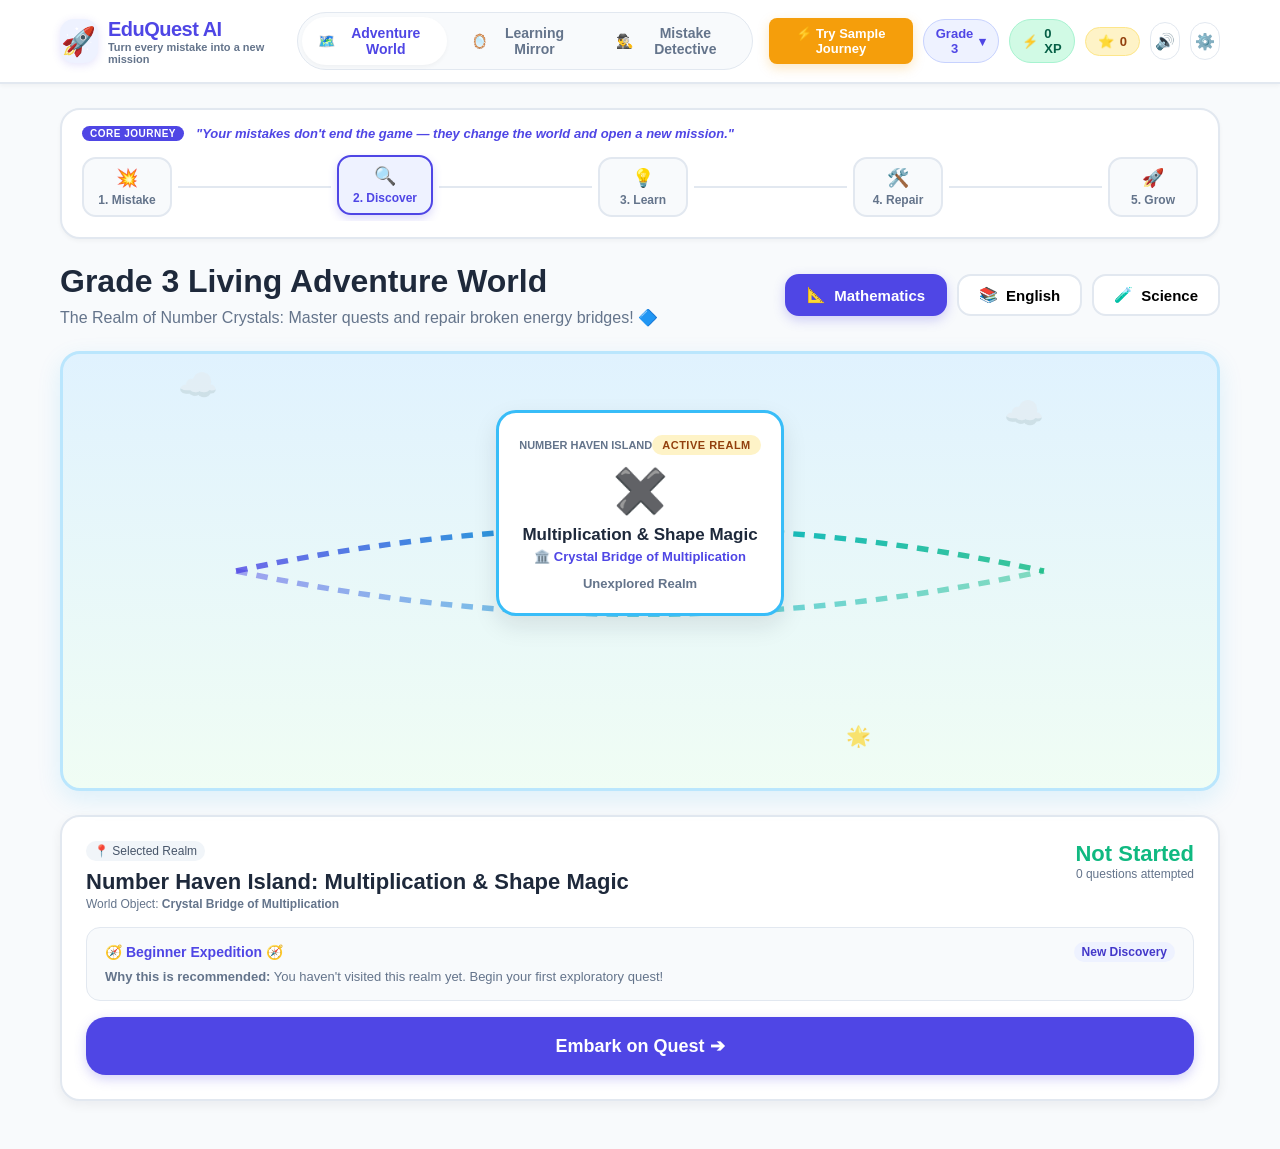
<file: index.html>
<!DOCTYPE html>
<html lang="en">
<head>
  <meta charset="UTF-8">
  <meta name="viewport" content="width=device-width, initial-scale=1.0">
  <title>EduQuest AI — Turn Every Mistake Into A New Mission</title>
  <meta name="description" content="A distinctive interactive learning adventure game for school students Grade 1 to 10. Your mistakes don't end the game — they change the world and open a new mission.">
  <link rel="stylesheet" href="css/styles.css">
  <link rel="icon" href="data:image/svg+xml,<svg xmlns=%22http://www.w3.org/2000/svg%22 viewBox=%220 0 100 100%22><text y=%22.9em%22 font-size=%2290%22>🚀</text></svg>">
</head>
<body>

  <!-- ==================== HEADER ==================== -->
  <header class="app-header">
    <div class="header-inner">
      <div class="brand-box" id="btn-brand-home" title="Go to Learning Adventure">
        <div class="brand-logo-icon">🚀</div>
        <div class="brand-text-col">
          <span class="brand-title">EduQuest AI</span>
          <span class="brand-tagline">Turn every mistake into a new mission</span>
        </div>
      </div>

      <nav class="nav-tabs" aria-label="Main Navigation">
        <button class="nav-tab-btn active" id="tab-adventure" data-screen="screen-adventure">
          <span>🗺️</span> Adventure World
        </button>
        <button class="nav-tab-btn" id="tab-mirror" data-screen="screen-mirror">
          <span>🪞</span> Learning Mirror
        </button>
        <button class="nav-tab-btn" id="tab-ai-buddy" data-screen="modal-ai-buddy">
          <span>🕵️‍♂️</span> Mistake Detective
        </button>
      </nav>

      <div class="header-stats">
        <!-- Quick Judge Demo Button -->
        <button class="btn btn-warning btn-sm" id="btn-quick-judge-demo" title="Try a fast 60s sample loop for judges (safe, won't alter real progress)">
          ⚡ Try Sample Journey
        </button>

        <button class="stat-pill stat-pill-grade" id="btn-select-grade" title="Change Grade Level">
          <span id="header-grade-label">Grade 3</span> ▾
        </button>

        <div class="stat-pill stat-pill-xp" title="Experience Points">
          <span>⚡</span> <span id="header-xp">0 XP</span>
        </div>

        <div class="stat-pill stat-pill-stars" title="Stars Collected">
          <span>⭐</span> <span id="header-stars">0</span>
        </div>

        <button class="icon-button" id="btn-sound-toggle" title="Toggle Sound (Mute/Unmute)" aria-label="Toggle Sound">
          🔊
        </button>

        <button class="icon-button" id="btn-settings-open" title="Settings" aria-label="Settings">
          ⚙️
        </button>
      </div>
    </div>
  </header>

  <!-- Judge Sandbox Banner (Shown only when in demo mode) -->
  <div class="judge-demo-bar" id="judge-demo-banner" style="display: none;">
    <div class="judge-demo-content">
      <span>🧑‍⚖️ <strong>JUDGE DEMO MODE ACTIVE (SANDBOX):</strong> Experiencing the complete cycle with sample data. Real learner profile is safe.</span>
      <button class="btn btn-sm btn-outline" id="btn-exit-judge-demo" style="background:#FFF; color:#B45309; border-color:#F59E0B;">
        Exit Demo & Restore Profile ➔
      </button>
    </div>
  </div>

  <!-- ==================== MAIN CONTENT ==================== -->
  <main class="app-main">

    <!-- 1. GRADE SELECTOR SCREEN -->
    <section class="screen-view" id="screen-grade">
      <div class="grade-selector-container">
        <h1 class="page-title">Choose Your Learning Grade</h1>
        <p class="page-subtitle">Select your school grade to explore tailored realm worlds, quests, and detective explanations.</p>
        
        <div class="grade-grid" id="grade-cards-grid">
          <!-- Populated by JS for Grades 1 to 10 -->
        </div>

        <button class="btn btn-primary btn-lg" id="btn-confirm-grade">
          Enter Adventure World 🚀
        </button>
      </div>
    </section>

    <!-- 2. LIVING ADVENTURE MAP SCREEN -->
    <section class="screen-view active" id="screen-adventure">
      
      <!-- "Repair the World" Visual Journey Tracker -->
      <div class="world-journey-wrapper">
        <div class="world-journey-header">
          <span class="journey-tag">CORE JOURNEY</span>
          <span class="journey-caption">"Your mistakes don't end the game — they change the world and open a new mission."</span>
        </div>
        <div class="world-journey-track" id="world-journey-progress-bar">
          <div class="journey-step-node" data-step="mistake">
            <span class="step-icon">💥</span>
            <span class="step-label">1. Mistake</span>
          </div>
          <div class="journey-connector"></div>
          <div class="journey-step-node active" data-step="discover">
            <span class="step-icon">🔍</span>
            <span class="step-label">2. Discover</span>
          </div>
          <div class="journey-connector"></div>
          <div class="journey-step-node" data-step="learn">
            <span class="step-icon">💡</span>
            <span class="step-label">3. Learn</span>
          </div>
          <div class="journey-connector"></div>
          <div class="journey-step-node" data-step="repair">
            <span class="step-icon">🛠️</span>
            <span class="step-label">4. Repair</span>
          </div>
          <div class="journey-connector"></div>
          <div class="journey-step-node" data-step="grow">
            <span class="step-icon">🚀</span>
            <span class="step-label">5. Grow</span>
          </div>
        </div>
      </div>

      <div class="adventure-header">
        <div>
          <h2 class="page-title" id="adventure-grade-title">Grade 3 Living Adventure World</h2>
          <p class="text-muted" id="adventure-realm-subtitle">The Realm of Number Crystals: Master quests and repair broken world conduits!</p>
        </div>

        <div class="subject-tabs" id="subject-tabs-container">
          <button class="subject-btn active" data-subject="math">
            <span>📐</span> Mathematics
          </button>
          <button class="subject-btn" data-subject="english">
            <span>📚</span> English
          </button>
          <button class="subject-btn" data-subject="science">
            <span>🧪</span> Science
          </button>
        </div>
      </div>

      <!-- Mistake-to-Mission Alert Banner (Shown dynamically when world elements are broken) -->
      <div class="mistake-banner" id="adventure-mistake-banner" style="display: none;">
        <div class="mistake-banner-content">
          <div class="mistake-banner-icon">⚠️</div>
          <div>
            <div class="mistake-banner-title">World Element Damaged! Repair Needed</div>
            <div class="mistake-banner-desc" id="mistake-banner-text">
              Accuracy dropped below 60%. A bridge or beacon has collapsed! Launch the 3-question World Repair Mission to rebuild it.
            </div>
          </div>
        </div>
        <button class="btn btn-warning" id="btn-banner-launch-revision">
          🛠️ Launch World Repair ➔
        </button>
      </div>

      <!-- Living World Map Canvas (SVG Island Realm) -->
      <div class="living-world-canvas" id="living-world-canvas">
        <div class="world-canvas-sky">
          <div class="cloud cloud-1">☁️</div>
          <div class="cloud cloud-2">☁️</div>
          <div class="floating-orb orb-1">✨</div>
          <div class="floating-orb orb-2">🌟</div>
        </div>

        <!-- Dynamic SVG Connected Energy Conduits / Bridges -->
        <svg class="world-conduit-svg" id="world-conduit-svg" viewBox="0 0 1000 400" preserveAspectRatio="none">
          <defs>
            <linearGradient id="healthyConduitGrad" x1="0%" y1="0%" x2="100%" y2="0%">
              <stop offset="0%" stop-color="#4F46E5" stop-opacity="0.8"/>
              <stop offset="50%" stop-color="#06B6D4" stop-opacity="1"/>
              <stop offset="100%" stop-color="#10B981" stop-opacity="0.8"/>
            </linearGradient>
            <linearGradient id="brokenConduitGrad" x1="0%" y1="0%" x2="100%" y2="0%">
              <stop offset="0%" stop-color="#EF4444" stop-opacity="0.9"/>
              <stop offset="50%" stop-color="#F59E0B" stop-opacity="0.6"/>
              <stop offset="100%" stop-color="#EF4444" stop-opacity="0.9"/>
            </linearGradient>
          </defs>
          <g id="conduit-paths-group">
            <!-- Dynamic paths generated in JS -->
          </g>
        </svg>

        <!-- Interactive Floating Island Nodes Container -->
        <div class="island-nodes-container" id="island-nodes-container">
          <!-- Rendered dynamically -->
        </div>
      </div>

      <!-- Realm Inspection & Next Personalized Mission Panel -->
      <div class="realm-inspect-panel" id="realm-inspect-panel">
        <!-- Rendered dynamically for selected island -->
      </div>

    </section>

    <!-- 3. MISTAKE-TO-MISSION CONCEPT PREP SCREEN (WORLD REPAIR BRIEFING) -->
    <section class="screen-view" id="screen-concept-prep">
      <div class="concept-prep-card">
        <div class="prep-mascot-box">🕵️‍♂️💡</div>
        <h2 class="prep-title" id="prep-modal-header">World Repair Mission Briefing</h2>
        <div class="prep-topic-name" id="prep-topic-name">Topic Name</div>
        <div class="prep-world-object-badge" id="prep-world-object">Crystal Bridge</div>

        <div class="concept-summary-box">
          <div class="concept-summary-heading">🔍 Detective QuestBot's Diagnostic Analysis</div>
          <p id="prep-concept-text">Concept explanation...</p>
        </div>

        <div class="prep-repair-steps">
          <div class="prep-step-pill">1. Understand the Rule</div>
          <span class="prep-arrow">➔</span>
          <div class="prep-step-pill">2. Solve 3 Repair Questions</div>
          <span class="prep-arrow">➔</span>
          <div class="prep-step-pill">3. Rebuild the World!</div>
        </div>

        <div style="display: flex; justify-content: center; gap: 12px; margin-top: 24px;">
          <button class="btn btn-outline" id="btn-cancel-revision">
            Back to World Map
          </button>
          <button class="btn btn-warning btn-lg" id="btn-start-revision-quiz">
            🛠️ Rebuild Realm (Start 3 Questions)!
          </button>
        </div>
      </div>
    </section>

    <!-- 4. QUIZ ARENA SCREEN -->
    <section class="screen-view" id="screen-quiz">
      <div class="quiz-arena-container">
        
        <!-- Top status bar -->
        <div class="quiz-top-bar">
          <span class="quiz-mode-pill mode-standard" id="quiz-mode-pill">Quest Mode</span>
          
          <div class="quiz-progress-wrapper">
            <div class="quiz-progress-fill" id="quiz-progress-bar"></div>
          </div>
          
          <span class="text-sm font-bold" id="quiz-question-counter">Question 1 of 5</span>
          
          <div class="quiz-streak-badge" id="quiz-streak-badge" title="Consecutive correct answers">
            🔥 <span id="quiz-streak-count">0</span>
          </div>
        </div>

        <!-- Question Card -->
        <div class="question-card">
          <span class="question-concept-tag" id="quiz-concept-tag">Concept Tag</span>
          
          <h3 class="question-text" id="quiz-question-text">
            Question text will appear here...
          </h3>

          <!-- AI Buddy Hint Bar -->
          <div class="ai-hint-bar" id="ai-hint-bar">
            <div class="ai-hint-text" id="ai-hint-display">
              🕵️‍♂️ Detective Clue: Click for QuestBot's secret pattern clue!
            </div>
            <button class="btn-hint" id="btn-request-hint">
              💡 Request Clue
            </button>
          </div>

          <!-- Options Grid -->
          <div class="options-grid" id="quiz-options-container">
            <!-- 4 options generated here -->
          </div>
        </div>

        <!-- Feedback & Mistake Detective Drawer -->
        <div class="feedback-box" id="quiz-feedback-box">
          <div class="feedback-header">
            <div class="feedback-title" id="feedback-title">
              <span>🎉 Correct!</span>
            </div>
            <span class="badge-pill bg-green" id="feedback-xp-pill">+10 XP</span>
          </div>

          <p class="feedback-explanation" id="feedback-explanation-text">
            Explanation of why this answer is correct...
          </p>

          <!-- Detective Case File Box (Shown especially on mistakes!) -->
          <div class="detective-case-box" id="detective-case-box" style="display: none;">
            <div class="detective-case-header">
              <span class="detective-avatar">🕵️‍♂️</span>
              <div>
                <strong>QuestBot Mistake Detective: Case File</strong>
                <span class="badge-pill bg-boost text-sm" id="detective-source-badge">Rule-Based Analysis</span>
              </div>
            </div>
            <div class="detective-misconception" id="detective-misconception-text">
              Common trap analysis...
            </div>
            <div class="detective-worked-example" id="detective-worked-example-box">
              <div class="worked-example-title">💡 Mini Worked Example:</div>
              <pre id="detective-worked-example-text">Step 1: ...</pre>
            </div>
          </div>

          <div class="feedback-buddy-note" id="feedback-buddy-note">
            🤖 <strong>QuestBot Advice:</strong> Keep up the great focus!
          </div>

          <div class="feedback-actions">
            <button class="btn btn-primary" id="btn-next-question">
              Next Question ➔
            </button>
          </div>
        </div>

      </div>
    </section>

    <!-- 5. RESULTS SCREEN -->
    <section class="screen-view" id="screen-results">
      <div class="results-container">
        
        <!-- Animated World Repair Celebration Card (If revision passed) -->
        <div class="world-repaired-hero" id="world-repair-celebration-card" style="display: none;">
          <div class="repair-glow-ring">✨ 🛠️ ✨</div>
          <h2 class="repair-hero-title">WORLD ELEMENT RESTORED!</h2>
          <p class="repair-hero-desc" id="repair-hero-desc">
            The bridge has been rebuilt and energy flows once again!
          </p>
          <div class="repair-sparks-banner">🌟 +40 Bonus XP & Comeback Badges Unlocked! 🌟</div>
        </div>

        <div class="results-hero-card">
          <div class="results-celebration-icon" id="results-icon">🏆</div>
          <h2 class="results-title" id="results-title">Quest Complete!</h2>
          <div class="results-stars-display" id="results-stars">⭐⭐⭐</div>

          <!-- Before vs After Comparison Card (for Revision Missions) -->
          <div class="comparison-card" id="results-comparison-card" style="display: none;">
            <div class="comparison-stat-col">
              <span class="text-sm font-bold text-muted">BEFORE REVISION</span>
              <span class="comparison-val text-coral" id="comp-before-val">40%</span>
            </div>
            <div class="comparison-arrow">➔</div>
            <div class="comparison-stat-col">
              <span class="text-sm font-bold text-muted">AFTER REVISION</span>
              <span class="comparison-val text-emerald" id="comp-after-val">100%</span>
            </div>
            <div class="comparison-stat-col">
              <span class="text-sm font-bold text-muted">IMPROVEMENT BOOST</span>
              <span class="badge-pill bg-boost font-bold" id="comp-boost-val">+60% 🚀</span>
            </div>
          </div>

          <!-- Standard Stats Row -->
          <div class="results-stats-row">
            <div class="result-stat-box">
              <div class="result-stat-value" id="results-score">5 / 5</div>
              <div class="result-stat-label">Score</div>
            </div>
            <div class="result-stat-box">
              <div class="result-stat-value" id="results-accuracy">100%</div>
              <div class="result-stat-label">Accuracy</div>
            </div>
            <div class="result-stat-box">
              <div class="result-stat-value text-emerald" id="results-xp">+50 XP</div>
              <div class="result-stat-label">XP Earned</div>
            </div>
          </div>

          <!-- Next Mission Recommendation Callout -->
          <div class="next-mission-card" id="results-next-mission-card">
            <div class="next-mission-header">
              <span id="results-next-icon">🎯</span>
              <strong>Personalized Next Mission:</strong>
              <span class="badge-pill" id="results-next-badge">Repair Quest</span>
            </div>
            <p class="text-sm" id="results-next-reason">Recommended based on your accuracy.</p>
          </div>

          <!-- Mistake-to-Mission Call to action if mistakes were made -->
          <div class="revision-trigger-box" id="results-revision-prompt" style="display: none; margin-bottom: 24px;">
            <p class="revision-warning-text" id="results-revision-prompt-text">
              🎯 Your accuracy dropped below 60%. A world element has collapsed! Turn this mistake into a revision mission now.
            </p>
            <button class="btn btn-warning" id="btn-results-launch-revision">
              🛠️ Rebuild World Element (Start Revision)
            </button>
          </div>

          <div class="results-actions-row">
            <button class="btn btn-outline" id="btn-results-mirror">
              🪞 View Learning Mirror
            </button>
            <button class="btn btn-primary" id="btn-results-continue">
              🗺️ Return to Adventure World
            </button>
          </div>
        </div>

        <!-- Question Review Accordion -->
        <div class="review-section">
          <h3 class="review-title">📋 Question-by-Question Review</h3>
          <div id="results-review-list">
            <!-- Populated by JS -->
          </div>
        </div>
      </div>
    </section>

    <!-- 6. MY LEARNING MIRROR SCREEN -->
    <section class="screen-view" id="screen-mirror">
      <div id="learning-mirror-root">
        <!-- Rendered completely by LearningMirror.js -->
      </div>
    </section>

  </main>

  <!-- ==================== MODALS ==================== -->

  <!-- AI BUDDY & MISTAKE DETECTIVE MODAL -->
  <div class="modal-overlay" id="modal-ai-buddy">
    <div class="modal-dialog">
      <div class="modal-header">
        <h3 class="modal-title">🕵️‍♂️ QuestBot Mistake Detective</h3>
        <button class="modal-close-btn" data-close-modal="modal-ai-buddy">&times;</button>
      </div>

      <div style="text-align: center; margin-bottom: 20px;">
        <div style="font-size: 48px; margin-bottom: 8px;">🕵️‍♂️🔍</div>
        <span class="badge-pill bg-green" id="ai-mode-status-badge">Curated Detective Engine (Rule-Based)</span>
        <p class="text-muted text-sm" style="margin-top: 8px;">
          QuestBot analyzes misconceptions, points out common cognitive traps, provides mini worked examples, and guides world repairs.
        </p>
      </div>

      <div class="form-group">
        <label class="form-label">Grade Adaptation:</label>
        <p class="text-sm text-muted" id="ai-tone-preview">
          Adapting hints and detective breakdowns for <strong>Grade 3</strong> explorers!
        </p>
      </div>

      <div class="form-group" style="background: #F8FAFC; border: 1px solid var(--border); border-radius: var(--radius-md); padding: 14px;">
        <label class="form-label">🔑 Optional Live Gemini API Key</label>
        <p class="text-sm text-muted" style="margin-bottom: 8px;">
          EduQuest runs 100% offline in Demo Mode with vetted curriculum insights. To connect live Gemini AI generation:
        </p>
        <input type="password" class="form-input" id="input-api-key" placeholder="AIzaSy...">
        <div style="display: flex; gap: 8px; margin-top: 8px;">
          <button class="btn btn-outline btn-sm" id="btn-save-api-key">Save Key</button>
          <button class="btn btn-outline btn-sm" id="btn-clear-api-key">Clear Key (Return to Demo)</button>
        </div>
      </div>

      <div style="text-align: right;">
        <button class="btn btn-primary" data-close-modal="modal-ai-buddy">Understood!</button>
      </div>
    </div>
  </div>

  <!-- SETTINGS MODAL -->
  <div class="modal-overlay" id="modal-settings">
    <div class="modal-dialog">
      <div class="modal-header">
        <h3 class="modal-title">⚙️ App Settings</h3>
        <button class="modal-close-btn" data-close-modal="modal-settings">&times;</button>
      </div>

      <div class="toggle-row">
        <div>
          <strong>🔊 Sound Effects</strong>
          <p class="text-sm text-muted">Play chimes, streaks, and repair fanfares</p>
        </div>
        <button class="btn btn-outline btn-sm" id="btn-settings-sound-toggle">Enabled</button>
      </div>

      <div class="toggle-row">
        <div>
          <strong>📖 Dyslexia-Friendly Font</strong>
          <p class="text-sm text-muted">High-legibility spaced typography</p>
        </div>
        <button class="btn btn-outline btn-sm" id="btn-settings-font-toggle">Disabled</button>
      </div>

      <div style="margin-top: 24px; padding-top: 16px; border-top: 1px solid var(--border);">
        <strong class="text-coral">⚠️ Reset Data</strong>
        <p class="text-sm text-muted" style="margin-bottom: 12px;">Clear all XP, streaks, topic stats, and badges from this browser.</p>
        <button class="btn btn-outline btn-sm" id="btn-settings-reset" style="border-color: #F87171; color: #DC2626;">
          Reset All Progress
        </button>
      </div>
    </div>
  </div>

  <!-- TOAST NOTIFICATIONS CONTAINER -->
  <div class="toast-container" id="toast-container"></div>

  <!-- ==================== SCRIPTS ==================== -->
  <script src="js/data/questionBank.js"></script>
  <script src="js/data/badges.js"></script>
  <script src="js/audio.js"></script>
  <script src="js/state.js"></script>
  <script src="js/aiBuddy.js"></script>
  <script src="js/mistakeMission.js"></script>
  <script src="js/quizEngine.js"></script>
  <script src="js/learningMirror.js"></script>
  <script src="js/app.js"></script>
</body>
</html>
</file>
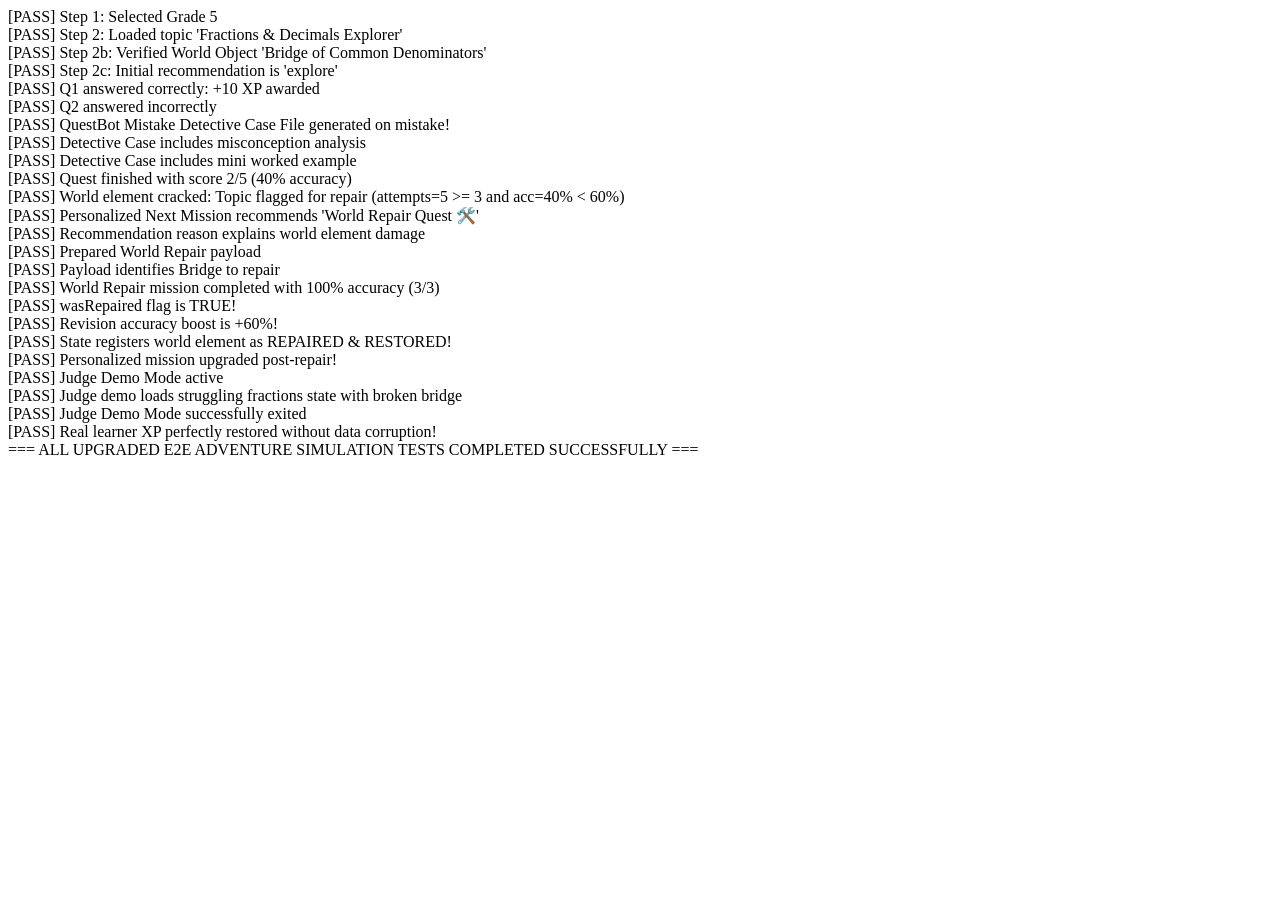
<file: tests/e2e_simulation.html>
<!DOCTYPE html>
<html lang="en">
<head>
  <meta charset="UTF-8">
  <title>EduQuest AI - Upgraded E2E Adventure World Simulation Test</title>
</head>
<body>
  <div id="test-output">Running upgraded adventure simulation...</div>

  <div id="mock-mirror-root" style="display:none;"></div>

  <script src="../js/data/questionBank.js"></script>
  <script src="../js/data/badges.js"></script>
  <script src="../js/audio.js"></script>
  <script src="../js/state.js"></script>
  <script src="../js/aiBuddy.js"></script>
  <script src="../js/mistakeMission.js"></script>
  <script src="../js/quizEngine.js"></script>
  <script src="../js/learningMirror.js"></script>

  <script>
    const logs = [];
    function assert(cond, name) {
      if (cond) {
        logs.push(`[PASS] ${name}`);
      } else {
        logs.push(`[FAIL] ${name}`);
      }
    }

    try {
      // Clear state for fresh test
      window.eduQuestState.resetAllData();
      window.soundEffects.muted = true;

      // 1. Set Grade 5 Mathematics
      window.eduQuestState.setGrade(5);
      window.eduQuestState.setSubject("math");
      assert(window.eduQuestState.get().grade === 5, "Step 1: Selected Grade 5");

      // 2. Fetch Topic with World Metadata
      const topic = window.EduQuestData.GRADE_TOPICS[5].subjects.math[0];
      assert(topic.id === "g5_math_fractions", "Step 2: Loaded topic 'Fractions & Decimals Explorer'");
      assert(topic.worldObject === "Bridge of Common Denominators", "Step 2b: Verified World Object 'Bridge of Common Denominators'");

      // Check initial personalized recommendation (unexplored)
      const initialRecom = window.mistakeMissionEngine.getPersonalizedRecommendation(topic, "math", 5);
      assert(initialRecom.type === "explore", "Step 2c: Initial recommendation is 'explore'");

      // 3. Start Standard Quest (5 questions)
      window.quizEngine.startQuest(topic, "math", 5);

      // Q1: Correct
      const q1Res = window.quizEngine.submitAnswer(1);
      assert(q1Res.isCorrect === true && q1Res.earnedXP === 10, "Q1 answered correctly: +10 XP awarded");
      window.quizEngine.nextQuestion();

      // Q2: Incorrect - Trigger Mistake Detective!
      const q2Res = window.quizEngine.submitAnswer(0);
      assert(q2Res.isCorrect === false, "Q2 answered incorrectly");
      assert(q2Res.detectiveCase !== null, "QuestBot Mistake Detective Case File generated on mistake!");
      assert(q2Res.detectiveCase.misconception.length > 10, "Detective Case includes misconception analysis");
      assert(q2Res.detectiveCase.workedExample.includes("1/2"), "Detective Case includes mini worked example");
      window.quizEngine.nextQuestion();

      // Q3: Incorrect
      window.quizEngine.submitAnswer(0);
      window.quizEngine.nextQuestion();

      // Q4: Incorrect
      window.quizEngine.submitAnswer(1);
      window.quizEngine.nextQuestion();

      // Q5: Correct
      window.quizEngine.submitAnswer(1);

      // 4. Finish Quest & Verify World Impact
      const questResults = window.quizEngine.getResults();
      assert(questResults.score === 2 && questResults.accuracy === 40, "Quest finished with score 2/5 (40% accuracy)");
      
      const isFlagged = window.eduQuestState.isTopicFlagged(topic.id);
      assert(isFlagged === true, "World element cracked: Topic flagged for repair (attempts=5 >= 3 and acc=40% < 60%)");

      // Check personalized recommendation now recommends World Repair Quest!
      const repairRecom = window.mistakeMissionEngine.getPersonalizedRecommendation(topic, "math", 5);
      assert(repairRecom.type === "repair", "Personalized Next Mission recommends 'World Repair Quest 🛠️'");
      assert(repairRecom.reason.includes("Bridge of Common Denominators"), "Recommendation reason explains world element damage");

      // 5. Launch Mistake-to-Mission World Repair
      const revisionPayload = window.mistakeMissionEngine.prepareRevisionMission(topic.id, 5, "math");
      assert(revisionPayload !== null, "Prepared World Repair payload");
      assert(revisionPayload.worldObject === "Bridge of Common Denominators", "Payload identifies Bridge to repair");

      window.quizEngine.startRevision(revisionPayload);

      // Answer 3 repair questions correctly
      window.quizEngine.submitAnswer(1); // Rev Q1
      window.quizEngine.nextQuestion();
      window.quizEngine.submitAnswer(1); // Rev Q2
      window.quizEngine.nextQuestion();
      window.quizEngine.submitAnswer(2); // Rev Q3

      // 6. Complete Revision and Evaluate World Restoration
      const revResults = window.quizEngine.getResults();
      assert(revResults.accuracy === 100, "World Repair mission completed with 100% accuracy (3/3)");
      assert(revResults.wasRepaired === true, "wasRepaired flag is TRUE!");
      assert(revResults.revisionRecord.boost === 60, "Revision accuracy boost is +60%!");

      const isRepairedInState = window.eduQuestState.isWorldRepaired(topic.id);
      assert(isRepairedInState === true, "State registers world element as REPAIRED & RESTORED!");

      // Check next recommendation after repair: shifts to Reinforcement or Mastery!
      const postRepairRecom = window.mistakeMissionEngine.getPersonalizedRecommendation(topic, "math", 5);
      assert(postRepairRecom.type === "reinforce" || postRepairRecom.type === "mastery", "Personalized mission upgraded post-repair!");

      // 7. Verify Non-Destructive Judge Demo Mode
      // Save realistic profile before demo
      const preDemoXP = window.eduQuestState.get().xp;

      // Start Judge Demo
      window.eduQuestState.startJudgeDemoSession();
      assert(window.eduQuestState.isJudgeDemo === true, "Judge Demo Mode active");
      assert(window.eduQuestState.get().topicStats["g5_math_fractions"].flaggedForRevision === true, "Judge demo loads struggling fractions state with broken bridge");

      // Exit Judge Demo
      window.eduQuestState.exitJudgeDemoSession();
      assert(window.eduQuestState.isJudgeDemo === false, "Judge Demo Mode successfully exited");
      assert(window.eduQuestState.get().xp === preDemoXP, "Real learner XP perfectly restored without data corruption!");

      logs.push("=== ALL UPGRADED E2E ADVENTURE SIMULATION TESTS COMPLETED SUCCESSFULLY ===");
    } catch (err) {
      logs.push(`[ERROR] Exception occurred: ${err.message}\n${err.stack}`);
    }

    document.getElementById("test-output").innerText = logs.join("\n");
  </script>
</body>
</html>
</file>
<file: css/styles.css>
/* ==========================================================================
   EduQuest AI - Design System & Stylesheet
   Child-friendly, playful, accessible, and responsive learning adventure
   ========================================================================== */

:root {
  --primary: #4F46E5;
  --primary-hover: #4338CA;
  --primary-light: #EEF2FF;
  --secondary: #0EA5E9;
  --accent-amber: #F59E0B;
  --accent-amber-light: #FEF3C7;
  --success: #10B981;
  --success-light: #D1FAE5;
  --danger: #EF4444;
  --danger-light: #FEE2E2;
  --purple: #8B5CF6;
  --purple-light: #EDE9FE;
  
  --bg-main: #F8FAFC;
  --bg-card: #FFFFFF;
  --text-main: #1E293B;
  --text-muted: #64748B;
  --text-light: #94A3B8;
  --border: #E2E8F0;
  
  --radius-sm: 8px;
  --radius-md: 14px;
  --radius-lg: 20px;
  --radius-full: 9999px;
  
  --shadow-sm: 0 2px 4px rgba(0, 0, 0, 0.04);
  --shadow-md: 0 6px 16px rgba(0, 0, 0, 0.08);
  --shadow-lg: 0 12px 28px rgba(79, 70, 229, 0.12);
  --shadow-card: 0 4px 12px rgba(15, 23, 42, 0.06);
  
  --font-family: -apple-system, BlinkMacSystemFont, "Segoe UI", Roboto, "Nunito", sans-serif;
  --font-dyslexic: "Comic Sans MS", "Chalkboard SE", sans-serif;
  
  --transition: all 0.2s cubic-bezier(0.4, 0, 0.2, 1);
}

/* Dyslexia-friendly font modifier */
body.dyslexia-font {
  font-family: var(--font-dyslexic) !important;
  letter-spacing: 0.03em;
  word-spacing: 0.08em;
}

/* Base reset */
*, *::before, *::after {
  box-sizing: border-box;
  margin: 0;
  padding: 0;
}

body {
  font-family: var(--font-family);
  background-color: var(--bg-main);
  color: var(--text-main);
  min-height: 100vh;
  display: flex;
  flex-direction: column;
  overflow-x: hidden;
  -webkit-font-smoothing: antialiased;
}

/* App Header & Navbar */
.app-header {
  background: #FFFFFF;
  border-bottom: 2px solid var(--border);
  position: sticky;
  top: 0;
  z-index: 50;
  box-shadow: var(--shadow-sm);
}

.header-inner {
  max-width: 1200px;
  margin: 0 auto;
  padding: 12px 20px;
  display: flex;
  align-items: center;
  justify-content: space-between;
  gap: 16px;
}

.brand-box {
  display: flex;
  align-items: center;
  gap: 10px;
  cursor: pointer;
  text-decoration: none;
}

.brand-logo-icon {
  font-size: 28px;
  background: var(--primary-light);
  width: 44px;
  height: 44px;
  display: flex;
  align-items: center;
  justify-content: center;
  border-radius: var(--radius-md);
  box-shadow: 0 2px 8px rgba(79, 70, 229, 0.15);
}

.brand-text-col {
  display: flex;
  flex-direction: column;
}

.brand-title {
  font-size: 20px;
  font-weight: 800;
  color: var(--primary);
  letter-spacing: -0.5px;
}

.brand-tagline {
  font-size: 11px;
  color: var(--text-muted);
  font-weight: 600;
}

/* Navigation tabs in header */
.nav-tabs {
  display: flex;
  align-items: center;
  gap: 8px;
  background: var(--bg-main);
  padding: 4px;
  border-radius: var(--radius-full);
  border: 1px solid var(--border);
}

.nav-tab-btn {
  border: none;
  background: transparent;
  padding: 8px 16px;
  font-size: 14px;
  font-weight: 700;
  color: var(--text-muted);
  border-radius: var(--radius-full);
  cursor: pointer;
  display: flex;
  align-items: center;
  gap: 6px;
  transition: var(--transition);
}

.nav-tab-btn:hover {
  color: var(--primary);
}

.nav-tab-btn.active {
  background: var(--bg-card);
  color: var(--primary);
  box-shadow: var(--shadow-sm);
}

/* Header User Stats */
.header-stats {
  display: flex;
  align-items: center;
  gap: 10px;
}

.stat-pill {
  display: flex;
  align-items: center;
  gap: 6px;
  padding: 6px 12px;
  border-radius: var(--radius-full);
  font-weight: 800;
  font-size: 13px;
  border: 1px solid transparent;
  transition: var(--transition);
}

.stat-pill-xp {
  background: var(--success-light);
  color: #065F46;
  border-color: #A7F3D0;
}

.stat-pill-stars {
  background: var(--accent-amber-light);
  color: #92400E;
  border-color: #FDE68A;
}

.stat-pill-grade {
  background: var(--primary-light);
  color: var(--primary);
  border-color: #C7D2FE;
  cursor: pointer;
}

.stat-pill-grade:hover {
  background: #E0E7FF;
}

.icon-button {
  background: #FFFFFF;
  border: 1px solid var(--border);
  width: 38px;
  height: 38px;
  border-radius: var(--radius-full);
  display: flex;
  align-items: center;
  justify-content: center;
  font-size: 16px;
  cursor: pointer;
  transition: var(--transition);
}

.icon-button:hover {
  background: var(--bg-main);
  border-color: var(--primary);
}

/* Judge Demo Mode Banner */
.judge-demo-bar {
  background: linear-gradient(90deg, #FEF3C7 0%, #FDE68A 100%);
  border-bottom: 2px solid #F59E0B;
  padding: 8px 20px;
  font-size: 13px;
  color: #92400E;
  animation: slideDown 0.3s ease;
}

.judge-demo-content {
  max-width: 1200px;
  margin: 0 auto;
  display: flex;
  align-items: center;
  justify-content: space-between;
  gap: 12px;
  flex-wrap: wrap;
}

@keyframes slideDown {
  from { transform: translateY(-100%); }
  to { transform: translateY(0); }
}

/* Main App Body */
.app-main {
  flex: 1;
  max-width: 1200px;
  width: 100%;
  margin: 0 auto;
  padding: 24px 20px 48px;
}

/* Generic Screen Visibility */
.screen-view {
  display: none;
  animation: fadeIn 0.25s ease-out;
}

.screen-view.active {
  display: block;
}

@keyframes fadeIn {
  from { opacity: 0; transform: translateY(6px); }
  to { opacity: 1; transform: translateY(0); }
}

/* ==================== BUTTONS & BADGES ==================== */
.btn {
  display: inline-flex;
  align-items: center;
  justify-content: center;
  gap: 8px;
  padding: 12px 24px;
  font-size: 15px;
  font-weight: 700;
  border-radius: var(--radius-md);
  border: 2px solid transparent;
  cursor: pointer;
  transition: var(--transition);
  text-decoration: none;
}

.btn-primary {
  background: var(--primary);
  color: #FFFFFF;
  box-shadow: 0 4px 12px rgba(79, 70, 229, 0.25);
}
.btn-primary:hover {
  background: var(--primary-hover);
  transform: translateY(-2px);
  box-shadow: 0 6px 16px rgba(79, 70, 229, 0.35);
}

.btn-success {
  background: var(--success);
  color: #FFFFFF;
  box-shadow: 0 4px 12px rgba(16, 185, 129, 0.25);
}
.btn-success:hover {
  background: #059669;
  transform: translateY(-2px);
}

.btn-warning {
  background: var(--accent-amber);
  color: #FFFFFF;
  box-shadow: 0 4px 12px rgba(245, 158, 11, 0.25);
}
.btn-warning:hover {
  background: #D97706;
  transform: translateY(-2px);
}

.btn-outline {
  background: transparent;
  border-color: var(--border);
  color: var(--text-main);
}
.btn-outline:hover {
  border-color: var(--primary);
  color: var(--primary);
  background: var(--primary-light);
}

.btn-sm {
  padding: 6px 14px;
  font-size: 13px;
  border-radius: var(--radius-sm);
}

.btn-lg {
  padding: 16px 32px;
  font-size: 18px;
  border-radius: var(--radius-lg);
}

.btn-block {
  width: 100%;
}

/* Status Badges */
.badge-status {
  padding: 4px 10px;
  font-size: 11px;
  font-weight: 800;
  border-radius: var(--radius-full);
  text-transform: uppercase;
  letter-spacing: 0.5px;
}
.status-mastered { background: #D1FAE5; color: #065F46; }
.status-ontrack { background: #FEF3C7; color: #92400E; }
.status-needs-practice { background: #FEE2E2; color: #991B1B; animation: pulseBorder 2s infinite; }
.status-repaired { background: #E0E7FF; color: #4338CA; border: 1px solid #818CF8; }
.status-unattempted { background: #F1F5F9; color: #64748B; }

@keyframes pulseBorder {
  0% { transform: scale(1); }
  50% { transform: scale(1.04); }
  100% { transform: scale(1); }
}

.badge-pill {
  padding: 3px 8px;
  font-size: 12px;
  border-radius: var(--radius-full);
  display: inline-block;
}
.bg-green { background: #D1FAE5; color: #065F46; }
.bg-gray { background: #F1F5F9; color: #475569; }
.bg-boost { background: #FEF3C7; color: #B45309; font-weight: 800; }

/* Text Utilities */
.text-emerald { color: var(--success); }
.text-coral { color: var(--danger); }
.text-amber { color: var(--accent-amber); }
.text-indigo { color: var(--primary); }
.text-purple { color: var(--purple); }
.text-muted { color: var(--text-muted); }
.font-bold { font-weight: 800; }
.text-sm { font-size: 12px; }

/* ==================== "REPAIR THE WORLD" JOURNEY TRACK ==================== */
.world-journey-wrapper {
  background: #FFFFFF;
  border: 2px solid var(--border);
  border-radius: var(--radius-lg);
  padding: 16px 20px;
  margin-bottom: 24px;
  box-shadow: var(--shadow-sm);
}

.world-journey-header {
  display: flex;
  align-items: center;
  gap: 12px;
  margin-bottom: 12px;
  flex-wrap: wrap;
}

.journey-tag {
  background: var(--primary);
  color: #FFFFFF;
  font-size: 10px;
  font-weight: 900;
  padding: 2px 8px;
  border-radius: var(--radius-full);
  letter-spacing: 0.5px;
}

.journey-caption {
  font-size: 13px;
  font-weight: 700;
  color: var(--primary);
  font-style: italic;
}

.world-journey-track {
  display: flex;
  align-items: center;
  justify-content: space-between;
  position: relative;
  overflow-x: auto;
  padding: 4px 0;
}

.journey-step-node {
  display: flex;
  flex-direction: column;
  align-items: center;
  gap: 4px;
  background: #F8FAFC;
  border: 2px solid var(--border);
  padding: 8px 14px;
  border-radius: var(--radius-md);
  font-size: 12px;
  font-weight: 700;
  color: var(--text-muted);
  transition: var(--transition);
  min-width: 90px;
  text-align: center;
}

.journey-step-node.active {
  background: var(--primary-light);
  border-color: var(--primary);
  color: var(--primary);
  transform: translateY(-2px);
  box-shadow: 0 4px 10px rgba(79, 70, 229, 0.2);
}

.step-icon {
  font-size: 18px;
}

.journey-connector {
  flex: 1;
  height: 2px;
  background: var(--border);
  margin: 0 6px;
}

/* ==================== LIVING ADVENTURE WORLD CANVAS ==================== */
.living-world-canvas {
  position: relative;
  background: linear-gradient(180deg, #E0F2FE 0%, #F0FDF4 100%);
  border: 3px solid #BAE6FD;
  border-radius: var(--radius-lg);
  padding: 36px 24px;
  min-height: 440px;
  margin-bottom: 24px;
  overflow: hidden;
  box-shadow: 0 8px 24px rgba(14, 165, 233, 0.12);
}

.world-canvas-sky {
  position: absolute;
  inset: 0;
  pointer-events: none;
}

.cloud {
  position: absolute;
  font-size: 32px;
  opacity: 0.5;
  animation: floatCloud 24s linear infinite;
}
.cloud-1 { top: 12px; left: 10%; }
.cloud-2 { top: 40px; right: 15%; animation-duration: 32s; }

@keyframes floatCloud {
  0% { transform: translateX(-50px); }
  50% { transform: translateX(50px); }
  100% { transform: translateX(-50px); }
}

.floating-orb {
  position: absolute;
  font-size: 20px;
  opacity: 0.7;
  animation: floatOrb 4s ease-in-out infinite;
}
.orb-1 { top: 80px; left: 45%; }
.orb-2 { bottom: 40px; right: 30%; animation-delay: 2s; }

@keyframes floatOrb {
  0%, 100% { transform: translateY(0); }
  50% { transform: translateY(-10px); }
}

/* SVG Energy Path Overlay */
.world-conduit-svg {
  position: absolute;
  top: 0;
  left: 0;
  width: 100%;
  height: 100%;
  pointer-events: none;
  z-index: 1;
}

.conduit-path {
  fill: none;
  stroke: url(#healthyConduitGrad);
  stroke-width: 5;
  stroke-dasharray: 10, 8;
  animation: dashConduit 1.5s linear infinite;
}

.conduit-path.broken {
  stroke: url(#brokenConduitGrad) !important;
  stroke-width: 6;
  stroke-dasharray: 4, 12;
  animation: shakePath 0.5s infinite;
}

@keyframes dashConduit {
  to { stroke-dashoffset: -36; }
}

@keyframes shakePath {
  0%, 100% { transform: translate(0, 0); }
  50% { transform: translate(1px, -1px); }
}

/* Floating Island Nodes */
.island-nodes-container {
  position: relative;
  z-index: 2;
  display: flex;
  justify-content: space-around;
  align-items: center;
  flex-wrap: wrap;
  gap: 28px;
  padding: 20px 0;
}

.island-realm-node {
  background: #FFFFFF;
  border: 3px solid #38BDF8;
  border-radius: var(--radius-lg);
  padding: 22px 20px;
  min-width: 280px;
  max-width: 340px;
  box-shadow: 0 10px 25px rgba(15, 23, 42, 0.1);
  cursor: pointer;
  transition: var(--transition);
  position: relative;
  text-align: center;
  animation: islandBob 4s ease-in-out infinite;
}

.island-realm-node:hover {
  transform: translateY(-8px) scale(1.02);
  box-shadow: 0 16px 32px rgba(79, 70, 229, 0.2);
}

@keyframes islandBob {
  0%, 100% { transform: translateY(0); }
  50% { transform: translateY(-6px); }
}

/* Island visual states */
.island-realm-node.state-broken {
  border-color: #EF4444;
  background: linear-gradient(180deg, #FFFFFF 0%, #FEE2E2 100%);
  animation: islandRumble 1s infinite ease-in-out;
  box-shadow: 0 0 20px rgba(239, 68, 68, 0.35);
}

@keyframes islandRumble {
  0%, 100% { transform: translateY(0) rotate(0deg); }
  25% { transform: translateY(-2px) rotate(-0.5deg); }
  75% { transform: translateY(2px) rotate(0.5deg); }
}

.island-realm-node.state-repaired {
  border-color: #10B981;
  background: linear-gradient(180deg, #FFFFFF 0%, #D1FAE5 100%);
  box-shadow: 0 0 25px rgba(16, 185, 129, 0.4);
}

.island-realm-node.state-mastered {
  border-color: #F59E0B;
  background: linear-gradient(180deg, #FFFFFF 0%, #FEF3C7 100%);
}

.island-icon-hero {
  font-size: 44px;
  margin-bottom: 8px;
}

.island-name {
  font-size: 17px;
  font-weight: 900;
  color: var(--text-main);
  margin-bottom: 4px;
}

.island-world-object {
  font-size: 13px;
  font-weight: 800;
  color: var(--primary);
  margin-bottom: 12px;
}

.island-damage-warning {
  background: #FEE2E2;
  border: 1px solid #F87171;
  color: #991B1B;
  padding: 6px 10px;
  border-radius: var(--radius-sm);
  font-size: 12px;
  font-weight: 800;
  margin-bottom: 12px;
  animation: pulseBorder 1.5s infinite;
}

.island-repaired-banner {
  background: #D1FAE5;
  border: 1px solid #34D399;
  color: #065F46;
  padding: 6px 10px;
  border-radius: var(--radius-sm);
  font-size: 12px;
  font-weight: 800;
  margin-bottom: 12px;
}

/* Realm Inspection & Personalized Next Mission Panel */
.realm-inspect-panel {
  background: var(--bg-card);
  border: 2px solid var(--border);
  border-radius: var(--radius-lg);
  padding: 24px;
  box-shadow: var(--shadow-card);
}

.personalized-recom-box {
  background: #F8FAFC;
  border: 1px solid var(--border);
  border-radius: var(--radius-md);
  padding: 14px 18px;
  margin-bottom: 16px;
}

.recom-header {
  display: flex;
  align-items: center;
  justify-content: space-between;
  margin-bottom: 6px;
}

.recom-title {
  font-size: 14px;
  font-weight: 800;
  color: var(--primary);
}

.recom-reason {
  font-size: 13px;
  color: var(--text-muted);
  line-height: 1.4;
}

.badge-repair { background: #FEE2E2; color: #991B1B; font-weight: 800; }
.badge-reinforce { background: #FEF3C7; color: #92400E; font-weight: 800; }
.badge-mastery { background: #D1FAE5; color: #065F46; font-weight: 800; }
.badge-explore { background: #EEF2FF; color: #4338CA; font-weight: 800; }

/* ==================== MISTAKE DETECTIVE CASE BOX ==================== */
.detective-case-box {
  background: #FFFBEB;
  border: 2px solid #F59E0B;
  border-radius: var(--radius-md);
  padding: 16px 20px;
  margin-bottom: 18px;
  box-shadow: 0 4px 12px rgba(245, 158, 11, 0.12);
}

.detective-case-header {
  display: flex;
  align-items: center;
  gap: 12px;
  margin-bottom: 10px;
  border-bottom: 1px dashed #FDE68A;
  padding-bottom: 8px;
}

.detective-avatar {
  font-size: 28px;
}

.detective-misconception {
  font-size: 14px;
  font-weight: 600;
  color: #78350F;
  line-height: 1.5;
  margin-bottom: 12px;
}

.detective-worked-example {
  background: #FFFFFF;
  border: 1px solid #FCD34D;
  border-radius: var(--radius-sm);
  padding: 12px 14px;
}

.worked-example-title {
  font-size: 12px;
  font-weight: 900;
  color: #B45309;
  text-transform: uppercase;
  margin-bottom: 4px;
}

#detective-worked-example-text {
  font-family: inherit;
  font-size: 13px;
  color: #1E293B;
  white-space: pre-wrap;
  line-height: 1.45;
}

/* ==================== WORLD REPAIR CELEBRATION CARD ==================== */
.world-repaired-hero {
  background: linear-gradient(135deg, #4F46E5 0%, #06B6D4 100%);
  color: #FFFFFF;
  border-radius: var(--radius-lg);
  padding: 32px 24px;
  text-align: center;
  margin-bottom: 24px;
  box-shadow: 0 12px 30px rgba(79, 70, 229, 0.35);
  animation: heroPop 0.4s cubic-bezier(0.175, 0.885, 0.32, 1.275);
}

@keyframes heroPop {
  0% { transform: scale(0.9); opacity: 0; }
  100% { transform: scale(1); opacity: 1; }
}

.repair-glow-ring {
  font-size: 48px;
  margin-bottom: 8px;
  animation: pulseGlow 1.5s infinite;
}

@keyframes pulseGlow {
  0%, 100% { transform: scale(1); }
  50% { transform: scale(1.1); }
}

.repair-hero-title {
  font-size: 26px;
  font-weight: 900;
  letter-spacing: 0.5px;
  margin-bottom: 8px;
}

.repair-hero-desc {
  font-size: 15px;
  opacity: 0.95;
  max-width: 500px;
  margin: 0 auto 16px;
}

.repair-sparks-banner {
  display: inline-block;
  background: rgba(255, 255, 255, 0.2);
  border: 1px solid rgba(255, 255, 255, 0.4);
  padding: 6px 16px;
  border-radius: var(--radius-full);
  font-weight: 800;
  font-size: 13px;
}

/* ==================== SCREEN 1: GRADE SELECTOR ==================== */
.grade-selector-container {
  max-width: 900px;
  margin: 0 auto;
  text-align: center;
}

.page-title {
  font-size: 32px;
  font-weight: 900;
  color: var(--text-main);
  margin-bottom: 8px;
}

.page-subtitle {
  font-size: 16px;
  color: var(--text-muted);
  margin-bottom: 32px;
}

.grade-grid {
  display: grid;
  grid-template-columns: repeat(auto-fill, minmax(150px, 1fr));
  gap: 16px;
  margin-bottom: 32px;
}

.grade-card {
  background: var(--bg-card);
  border: 3px solid var(--border);
  border-radius: var(--radius-lg);
  padding: 24px 16px;
  cursor: pointer;
  transition: var(--transition);
  display: flex;
  flex-direction: column;
  align-items: center;
  gap: 8px;
  box-shadow: var(--shadow-sm);
  position: relative;
}

.grade-card:hover {
  border-color: var(--primary);
  transform: translateY(-4px);
  box-shadow: var(--shadow-md);
}

.grade-card.active {
  border-color: var(--primary);
  background: var(--primary-light);
  box-shadow: var(--shadow-lg);
}

.grade-card.active::after {
  content: "SELECTED";
  position: absolute;
  top: -10px;
  background: var(--primary);
  color: #FFFFFF;
  font-size: 9px;
  font-weight: 900;
  padding: 2px 8px;
  border-radius: var(--radius-full);
}

.grade-number {
  font-size: 32px;
  font-weight: 900;
  color: var(--primary);
}

.grade-label {
  font-size: 14px;
  font-weight: 700;
  color: var(--text-main);
}

.grade-tag {
  font-size: 11px;
  font-weight: 700;
  padding: 2px 8px;
  border-radius: var(--radius-full);
}

.grade-tag.ready {
  background: var(--success-light);
  color: #065F46;
}

.grade-tag.preview {
  background: #F1F5F9;
  color: var(--text-muted);
}

/* ==================== ADVENTURE HEADER & TABS ==================== */
.adventure-header {
  display: flex;
  align-items: center;
  justify-content: space-between;
  flex-wrap: wrap;
  gap: 16px;
  margin-bottom: 24px;
}

.subject-tabs {
  display: flex;
  gap: 10px;
  flex-wrap: wrap;
}

.subject-btn {
  background: var(--bg-card);
  border: 2px solid var(--border);
  padding: 10px 20px;
  border-radius: var(--radius-md);
  font-size: 15px;
  font-weight: 800;
  cursor: pointer;
  display: flex;
  align-items: center;
  gap: 8px;
  transition: var(--transition);
}

.subject-btn:hover {
  border-color: var(--primary);
  transform: translateY(-2px);
}

.subject-btn.active {
  background: var(--primary);
  color: #FFFFFF;
  border-color: var(--primary);
  box-shadow: 0 4px 12px rgba(79, 70, 229, 0.25);
}

.mistake-banner {
  background: linear-gradient(135deg, #FEF3C7 0%, #FDE68A 100%);
  border: 2px solid #F59E0B;
  border-radius: var(--radius-lg);
  padding: 20px 24px;
  display: flex;
  align-items: center;
  justify-content: space-between;
  gap: 16px;
  margin-bottom: 28px;
  box-shadow: var(--shadow-sm);
  animation: gentleBounce 3s infinite ease-in-out;
}

@keyframes gentleBounce {
  0%, 100% { transform: translateY(0); }
  50% { transform: translateY(-3px); }
}

.mistake-banner-content {
  display: flex;
  align-items: center;
  gap: 16px;
}

.mistake-banner-icon {
  font-size: 36px;
}

.mistake-banner-title {
  font-size: 18px;
  font-weight: 800;
  color: #92400E;
  margin-bottom: 4px;
}

.mistake-banner-desc {
  font-size: 13px;
  color: #78350F;
}

/* ==================== QUIZ ARENA ==================== */
.quiz-arena-container {
  max-width: 760px;
  margin: 0 auto;
}

.quiz-top-bar {
  display: flex;
  align-items: center;
  justify-content: space-between;
  margin-bottom: 16px;
  gap: 12px;
}

.quiz-progress-wrapper {
  flex: 1;
  background: #E2E8F0;
  height: 12px;
  border-radius: var(--radius-full);
  overflow: hidden;
  position: relative;
}

.quiz-progress-fill {
  background: linear-gradient(90deg, var(--primary) 0%, #818CF8 100%);
  height: 100%;
  width: 20%;
  border-radius: var(--radius-full);
  transition: width 0.3s ease;
}

.quiz-progress-fill.revision-fill {
  background: linear-gradient(90deg, #F59E0B 0%, #FBBF24 100%);
}

.quiz-streak-badge {
  display: flex;
  align-items: center;
  gap: 4px;
  background: #FFF7ED;
  color: #C2410C;
  border: 1px solid #FFEDD5;
  padding: 4px 12px;
  border-radius: var(--radius-full);
  font-size: 13px;
  font-weight: 800;
}

.quiz-mode-pill {
  padding: 4px 12px;
  border-radius: var(--radius-full);
  font-size: 12px;
  font-weight: 800;
}

.mode-standard {
  background: var(--primary-light);
  color: var(--primary);
}

.mode-revision {
  background: var(--accent-amber-light);
  color: #92400E;
}

/* Question Box */
.question-card {
  background: var(--bg-card);
  border: 2px solid var(--border);
  border-radius: var(--radius-lg);
  padding: 32px 28px;
  box-shadow: var(--shadow-card);
  margin-bottom: 20px;
}

.question-concept-tag {
  display: inline-block;
  background: #F1F5F9;
  color: var(--text-muted);
  font-size: 12px;
  font-weight: 700;
  padding: 4px 10px;
  border-radius: var(--radius-sm);
  margin-bottom: 14px;
}

.question-text {
  font-size: 20px;
  font-weight: 800;
  color: var(--text-main);
  line-height: 1.45;
  margin-bottom: 24px;
}

.ai-hint-bar {
  display: flex;
  align-items: center;
  justify-content: space-between;
  background: #F0FDF4;
  border: 1px solid #BBF7D0;
  padding: 10px 16px;
  border-radius: var(--radius-md);
  margin-bottom: 24px;
}

.ai-hint-text {
  font-size: 13px;
  color: #166534;
  font-weight: 600;
}

.btn-hint {
  background: #FFFFFF;
  border: 1px solid #86EFAC;
  color: #15803D;
  font-size: 12px;
  font-weight: 800;
  padding: 4px 10px;
  border-radius: var(--radius-full);
  cursor: pointer;
  transition: var(--transition);
}

.btn-hint:hover {
  background: #DCFCE7;
}

.options-grid {
  display: grid;
  grid-template-columns: 1fr;
  gap: 12px;
}

.option-btn {
  background: var(--bg-card);
  border: 2px solid var(--border);
  border-radius: var(--radius-md);
  padding: 16px 20px;
  font-size: 16px;
  font-weight: 700;
  color: var(--text-main);
  text-align: left;
  cursor: pointer;
  display: flex;
  align-items: center;
  justify-content: space-between;
  transition: var(--transition);
}

.option-btn:hover:not(:disabled) {
  border-color: var(--primary);
  background: var(--primary-light);
  transform: translateX(4px);
}

.option-left {
  display: flex;
  align-items: center;
  gap: 14px;
}

.option-key {
  width: 28px;
  height: 28px;
  background: #F1F5F9;
  border: 1px solid var(--border);
  border-radius: 6px;
  display: flex;
  align-items: center;
  justify-content: center;
  font-size: 13px;
  font-weight: 800;
  color: var(--text-muted);
}

.option-btn.correct {
  border-color: var(--success) !important;
  background: var(--success-light) !important;
  color: #065F46 !important;
}

.option-btn.correct .option-key {
  background: var(--success);
  color: #FFFFFF;
}

.option-btn.incorrect {
  border-color: var(--danger) !important;
  background: var(--danger-light) !important;
  color: #991B1B !important;
  animation: shake 0.4s ease-in-out;
}

.option-btn.incorrect .option-key {
  background: var(--danger);
  color: #FFFFFF;
}

@keyframes shake {
  0%, 100% { transform: translateX(0); }
  20%, 60% { transform: translateX(-6px); }
  40%, 80% { transform: translateX(6px); }
}

.feedback-box {
  background: var(--bg-card);
  border: 2px solid var(--border);
  border-radius: var(--radius-lg);
  padding: 24px;
  box-shadow: var(--shadow-lg);
  margin-top: 20px;
  display: none;
  animation: slideUp 0.25s ease-out;
}

.feedback-box.active {
  display: block;
}

@keyframes slideUp {
  from { opacity: 0; transform: translateY(12px); }
  to { opacity: 1; transform: translateY(0); }
}

.feedback-box.is-correct {
  border-color: var(--success);
  background: linear-gradient(180deg, #FFFFFF 0%, #F0FDF4 100%);
}

.feedback-box.is-incorrect {
  border-color: var(--danger);
  background: linear-gradient(180deg, #FFFFFF 0%, #FEF2F2 100%);
}

.feedback-header {
  display: flex;
  align-items: center;
  justify-content: space-between;
  margin-bottom: 12px;
}

.feedback-title {
  font-size: 18px;
  font-weight: 800;
  display: flex;
  align-items: center;
  gap: 8px;
}

.feedback-explanation {
  font-size: 15px;
  line-height: 1.5;
  color: var(--text-main);
  margin-bottom: 16px;
}

.feedback-buddy-note {
  background: #FFFFFF;
  border-left: 4px solid var(--secondary);
  padding: 10px 14px;
  border-radius: var(--radius-sm);
  font-size: 13px;
  color: var(--text-muted);
  margin-bottom: 20px;
}

.feedback-actions {
  display: flex;
  justify-content: flex-end;
}

/* ==================== CONCEPT PREP & REPAIR BRIEFING ==================== */
.concept-prep-card {
  max-width: 680px;
  margin: 0 auto;
  background: var(--bg-card);
  border: 3px solid #F59E0B;
  border-radius: var(--radius-lg);
  padding: 36px 32px;
  box-shadow: var(--shadow-lg);
  text-align: center;
}

.prep-mascot-box {
  font-size: 54px;
  margin-bottom: 12px;
}

.prep-title {
  font-size: 24px;
  font-weight: 900;
  color: #92400E;
  margin-bottom: 8px;
}

.prep-topic-name {
  font-size: 16px;
  font-weight: 700;
  color: var(--primary);
  margin-bottom: 8px;
}

.prep-world-object-badge {
  display: inline-block;
  background: #FEF3C7;
  color: #B45309;
  border: 1px solid #FCD34D;
  padding: 4px 14px;
  border-radius: var(--radius-full);
  font-size: 13px;
  font-weight: 800;
  margin-bottom: 20px;
}

.concept-summary-box {
  background: #FFFBEB;
  border: 1px solid #FDE68A;
  border-radius: var(--radius-md);
  padding: 20px 24px;
  text-align: left;
  margin-bottom: 24px;
  font-size: 15px;
  line-height: 1.6;
  color: #78350F;
}

.concept-summary-heading {
  font-weight: 800;
  font-size: 14px;
  color: #B45309;
  text-transform: uppercase;
  letter-spacing: 0.5px;
  margin-bottom: 8px;
}

.prep-repair-steps {
  display: flex;
  align-items: center;
  justify-content: center;
  gap: 8px;
  margin-bottom: 24px;
  flex-wrap: wrap;
}

.prep-step-pill {
  background: #F1F5F9;
  border: 1px solid var(--border);
  padding: 6px 12px;
  border-radius: var(--radius-full);
  font-size: 12px;
  font-weight: 700;
}

.prep-arrow {
  color: var(--text-muted);
}

/* ==================== RESULTS SCREEN ==================== */
.results-container {
  max-width: 700px;
  margin: 0 auto;
  text-align: center;
}

.results-hero-card {
  background: var(--bg-card);
  border: 2px solid var(--border);
  border-radius: var(--radius-lg);
  padding: 40px 32px;
  box-shadow: var(--shadow-card);
  margin-bottom: 24px;
}

.results-celebration-icon {
  font-size: 56px;
  margin-bottom: 12px;
}

.results-title {
  font-size: 28px;
  font-weight: 900;
  margin-bottom: 8px;
}

.results-stars-display {
  font-size: 36px;
  margin-bottom: 20px;
}

.results-stats-row {
  display: flex;
  justify-content: center;
  gap: 24px;
  flex-wrap: wrap;
  margin-bottom: 24px;
}

.result-stat-box {
  background: var(--bg-main);
  border: 1px solid var(--border);
  padding: 14px 20px;
  border-radius: var(--radius-md);
  min-width: 120px;
}

.result-stat-value {
  font-size: 24px;
  font-weight: 900;
  color: var(--text-main);
}

.result-stat-label {
  font-size: 12px;
  font-weight: 700;
  color: var(--text-muted);
  text-transform: uppercase;
}

.next-mission-card {
  background: #F8FAFC;
  border: 1px solid var(--border);
  border-radius: var(--radius-md);
  padding: 14px 18px;
  margin-bottom: 24px;
  text-align: left;
}

.next-mission-header {
  display: flex;
  align-items: center;
  gap: 8px;
  margin-bottom: 4px;
}

.comparison-card {
  background: linear-gradient(135deg, #FEF3C7 0%, #FDE68A 100%);
  border: 2px solid #F59E0B;
  border-radius: var(--radius-md);
  padding: 20px;
  margin-bottom: 28px;
  display: flex;
  align-items: center;
  justify-content: space-around;
  text-align: center;
}

.comparison-stat-col {
  display: flex;
  flex-direction: column;
}

.comparison-arrow {
  font-size: 28px;
  color: #B45309;
}

.comparison-val {
  font-size: 26px;
  font-weight: 900;
}

.results-actions-row {
  display: flex;
  justify-content: center;
  gap: 12px;
  flex-wrap: wrap;
}

.review-section {
  text-align: left;
  margin-top: 32px;
}

.review-title {
  font-size: 18px;
  font-weight: 800;
  margin-bottom: 14px;
}

.review-item {
  background: var(--bg-card);
  border: 1px solid var(--border);
  border-radius: var(--radius-md);
  padding: 16px 20px;
  margin-bottom: 10px;
}

.review-item.was-correct {
  border-left: 5px solid var(--success);
}

.review-item.was-incorrect {
  border-left: 5px solid var(--danger);
}

.review-q-text {
  font-weight: 700;
  font-size: 14px;
  margin-bottom: 6px;
}

.review-q-exp {
  font-size: 13px;
  color: var(--text-muted);
}

/* ==================== MY LEARNING MIRROR & TIMELINE ==================== */
.mirror-container {
  display: flex;
  flex-direction: column;
  gap: 32px;
}

.mirror-hero-card {
  background: var(--bg-card);
  border: 2px solid var(--border);
  border-radius: var(--radius-lg);
  padding: 28px;
  box-shadow: var(--shadow-card);
  display: flex;
  flex-direction: column;
  gap: 24px;
}

.mirror-hero-left {
  display: flex;
  align-items: center;
  gap: 20px;
}

.avatar-large {
  font-size: 48px;
  background: var(--primary-light);
  width: 72px;
  height: 72px;
  border-radius: var(--radius-md);
  display: flex;
  align-items: center;
  justify-content: center;
}

.user-greeting {
  font-size: 24px;
  font-weight: 900;
  color: var(--text-main);
}

.user-level-badge {
  font-size: 14px;
  font-weight: 700;
  color: var(--primary);
  margin-bottom: 8px;
}

.level-bar-container {
  width: 280px;
}

.level-bar-label {
  display: flex;
  justify-content: space-between;
  font-size: 11px;
  font-weight: 700;
  color: var(--text-muted);
  margin-bottom: 4px;
}

.level-bar-track {
  height: 8px;
  background: #E2E8F0;
  border-radius: var(--radius-full);
  overflow: hidden;
}

.level-bar-fill {
  height: 100%;
  background: var(--primary);
  border-radius: var(--radius-full);
  transition: width 0.3s ease;
}

.mirror-stats-ribbon {
  display: grid;
  grid-template-columns: repeat(auto-fit, minmax(130px, 1fr));
  gap: 12px;
  background: var(--bg-main);
  padding: 16px;
  border-radius: var(--radius-md);
  border: 1px solid var(--border);
}

.ribbon-stat-item {
  text-align: center;
}

.ribbon-val {
  font-size: 20px;
  font-weight: 900;
}

.ribbon-lbl {
  font-size: 11px;
  font-weight: 700;
  color: var(--text-muted);
  text-transform: uppercase;
}

.mirror-subject-section {
  margin-bottom: 24px;
}

.mirror-subheading {
  font-size: 18px;
  font-weight: 800;
  color: var(--text-main);
  margin-bottom: 14px;
  display: flex;
  align-items: center;
  gap: 8px;
}

.section-subtext {
  font-size: 13px;
  color: var(--text-muted);
  margin-bottom: 16px;
}

.topic-performance-grid {
  display: grid;
  grid-template-columns: repeat(auto-fill, minmax(320px, 1fr));
  gap: 16px;
}

.topic-stat-card {
  background: var(--bg-card);
  border: 2px solid var(--border);
  border-radius: var(--radius-md);
  padding: 18px;
  box-shadow: var(--shadow-sm);
}

.topic-stat-card.needs-practice {
  border-color: #F87171;
  background: #FEF2F2;
}

.topic-card-header {
  display: flex;
  align-items: center;
  justify-content: space-between;
  margin-bottom: 10px;
}

.world-status-indicator {
  display: flex;
  align-items: center;
  gap: 8px;
  background: #F8FAFC;
  padding: 6px 10px;
  border-radius: var(--radius-sm);
  margin-bottom: 12px;
}

.world-status-dot {
  width: 8px;
  height: 8px;
  border-radius: 50%;
}
.dot-damaged { background: #EF4444; box-shadow: 0 0 6px #EF4444; }
.dot-active { background: #10B981; }
.dot-mastered { background: #F59E0B; box-shadow: 0 0 6px #F59E0B; }

.stat-metrics-row {
  display: flex;
  justify-content: space-between;
  margin-bottom: 12px;
}

.metric-item {
  display: flex;
  flex-direction: column;
}

.metric-label {
  font-size: 11px;
  color: var(--text-muted);
  font-weight: 600;
}

.metric-value {
  font-size: 15px;
  font-weight: 800;
}

.accuracy-bar-track {
  height: 6px;
  background: #E2E8F0;
  border-radius: var(--radius-full);
  overflow: hidden;
  margin-bottom: 14px;
}

.accuracy-bar-fill {
  height: 100%;
  border-radius: var(--radius-full);
}

/* Timeline */
.journey-timeline-card {
  background: var(--bg-card);
  border: 2px solid var(--border);
  border-radius: var(--radius-lg);
  padding: 24px;
}

.timeline-nodes-wrapper {
  display: flex;
  flex-direction: column;
  gap: 20px;
  margin-top: 16px;
}

.timeline-entry-row {
  display: flex;
  gap: 16px;
}

.timeline-left-time {
  width: 120px;
  display: flex;
  flex-direction: column;
  align-items: flex-end;
}

.timeline-timestamp {
  font-size: 11px;
  color: var(--text-muted);
  margin-bottom: 4px;
}

.timeline-center-marker {
  display: flex;
  flex-direction: column;
  align-items: center;
  position: relative;
}

.marker-dot {
  width: 32px;
  height: 32px;
  background: #FEF3C7;
  border: 2px solid #F59E0B;
  border-radius: 50%;
  display: flex;
  align-items: center;
  justify-content: center;
  font-size: 16px;
  z-index: 2;
}

.marker-line {
  width: 2px;
  flex: 1;
  background: #FCD34D;
  margin: 4px 0;
}

.timeline-right-content {
  flex: 1;
  background: #F8FAFC;
  border: 1px solid var(--border);
  border-radius: var(--radius-md);
  padding: 12px 16px;
}

.timeline-topic-title {
  font-size: 15px;
  font-weight: 800;
  color: var(--text-main);
  margin-bottom: 4px;
}

.timeline-text {
  font-size: 13px;
  color: var(--text-muted);
  margin-bottom: 8px;
}

.timeline-tags {
  display: flex;
  gap: 6px;
  flex-wrap: wrap;
}

/* Revisions Table */
.revisions-table-wrapper {
  overflow-x: auto;
}

.revisions-table {
  width: 100%;
  border-collapse: collapse;
  background: var(--bg-card);
  border-radius: var(--radius-md);
  overflow: hidden;
  border: 1px solid var(--border);
}

.revisions-table th, .revisions-table td {
  padding: 12px 16px;
  text-align: left;
  border-bottom: 1px solid var(--border);
  font-size: 13px;
}

.revisions-table th {
  background: var(--bg-main);
  font-weight: 800;
  color: var(--text-muted);
  text-transform: uppercase;
  font-size: 11px;
}

.badges-grid {
  display: grid;
  grid-template-columns: repeat(auto-fill, minmax(260px, 1fr));
  gap: 14px;
}

.badge-item-card {
  background: var(--bg-card);
  border: 2px solid var(--border);
  border-radius: var(--radius-md);
  padding: 14px;
  display: flex;
  align-items: center;
  gap: 14px;
  transition: var(--transition);
}

.badge-item-card.unlocked {
  border-color: #FBBF24;
  background: linear-gradient(135deg, #FFFFFF 0%, #FEF3C7 100%);
}

.badge-item-card.locked {
  opacity: 0.55;
  filter: grayscale(0.8);
}

.badge-icon-box {
  font-size: 32px;
  width: 48px;
  height: 48px;
  display: flex;
  align-items: center;
  justify-content: center;
  background: var(--bg-main);
  border-radius: var(--radius-md);
}

.badge-title {
  font-weight: 800;
  font-size: 14px;
  margin-bottom: 2px;
}

.badge-desc {
  font-size: 12px;
  color: var(--text-muted);
  margin-bottom: 4px;
}

.badge-state-tag {
  font-size: 11px;
  font-weight: 700;
}

/* Modals */
.modal-overlay {
  position: fixed;
  inset: 0;
  background: rgba(15, 23, 42, 0.6);
  backdrop-filter: blur(4px);
  z-index: 100;
  display: none;
  align-items: center;
  justify-content: center;
  padding: 20px;
}

.modal-overlay.active {
  display: flex;
}

.modal-dialog {
  background: var(--bg-card);
  border-radius: var(--radius-lg);
  max-width: 500px;
  width: 100%;
  padding: 28px;
  box-shadow: 0 20px 40px rgba(0, 0, 0, 0.2);
  position: relative;
  max-height: 90vh;
  overflow-y: auto;
}

.modal-header {
  display: flex;
  align-items: center;
  justify-content: space-between;
  margin-bottom: 20px;
}

.modal-title {
  font-size: 20px;
  font-weight: 900;
}

.modal-close-btn {
  background: none;
  border: none;
  font-size: 20px;
  cursor: pointer;
  color: var(--text-muted);
}

.form-group {
  margin-bottom: 18px;
}

.form-label {
  display: block;
  font-size: 13px;
  font-weight: 700;
  margin-bottom: 6px;
  color: var(--text-main);
}

.form-input {
  width: 100%;
  padding: 10px 14px;
  border: 1px solid var(--border);
  border-radius: var(--radius-md);
  font-size: 14px;
  font-family: inherit;
}

.form-input:focus {
  outline: none;
  border-color: var(--primary);
  box-shadow: 0 0 0 3px rgba(79, 70, 229, 0.15);
}

.toggle-row {
  display: flex;
  align-items: center;
  justify-content: space-between;
  padding: 12px 0;
  border-bottom: 1px solid var(--border);
}

.toast-container {
  position: fixed;
  bottom: 24px;
  right: 24px;
  z-index: 110;
  display: flex;
  flex-direction: column;
  gap: 8px;
}

.toast {
  background: #1E293B;
  color: #FFFFFF;
  padding: 12px 20px;
  border-radius: var(--radius-md);
  font-size: 14px;
  font-weight: 700;
  box-shadow: var(--shadow-lg);
  display: flex;
  align-items: center;
  gap: 10px;
  animation: toastIn 0.3s ease-out;
}

@keyframes toastIn {
  from { transform: translateY(20px); opacity: 0; }
  to { transform: translateY(0); opacity: 1; }
}

/* Accessibility focus styles */
button:focus-visible, a:focus-visible {
  outline: 3px solid var(--primary);
  outline-offset: 2px;
}

/* ==================== RESPONSIVE MEDIA QUERIES ==================== */
@media (max-width: 768px) {
  .header-inner {
    flex-wrap: wrap;
    padding: 10px 16px;
  }

  .nav-tabs {
    order: 3;
    width: 100%;
    justify-content: center;
  }

  .brand-tagline {
    display: none;
  }

  .app-main {
    padding: 16px 12px 40px;
  }

  .page-title {
    font-size: 26px;
  }

  .island-nodes-container {
    flex-direction: column;
    align-items: stretch;
  }

  .options-grid {
    grid-template-columns: 1fr;
  }

  .mirror-hero-left {
    flex-direction: column;
    text-align: center;
  }

  .level-bar-container {
    width: 100%;
  }

  .comparison-card {
    flex-direction: column;
    gap: 12px;
  }
}
</file>
